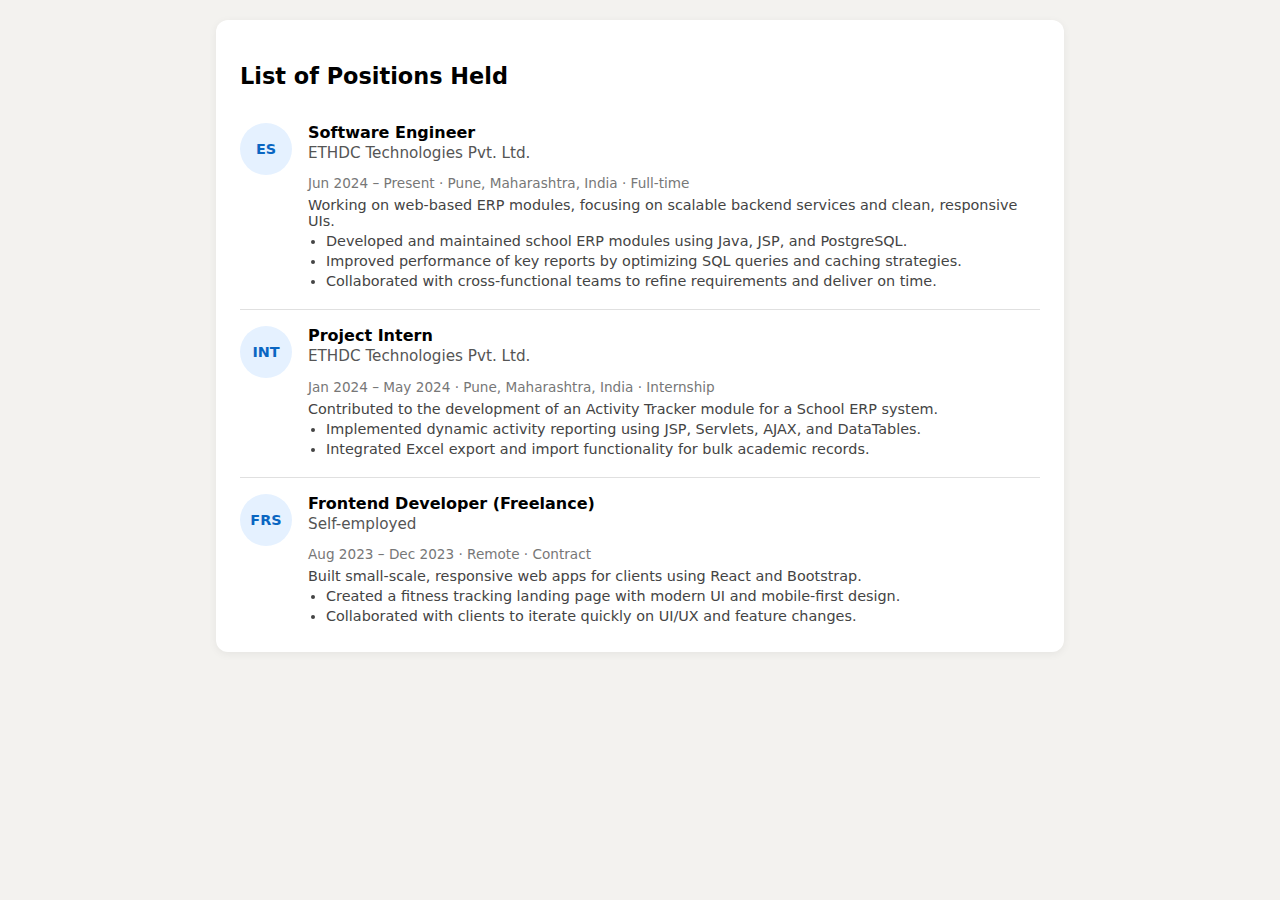
<file: abcd.html>
<!DOCTYPE html>
<html lang="en">
<head>
    <meta charset="UTF-8" />
    <title>List of Positions Held</title>
    <style>
        body {
            font-family: system-ui, -apple-system, BlinkMacSystemFont, "Segoe UI", sans-serif;
            background: #f3f2ef;
            margin: 0;
            padding: 20px;
        }

        .experience-section {
            max-width: 800px;
            margin: 0 auto;
            background: #ffffff;
            padding: 24px 24px 8px;
            border-radius: 12px;
            box-shadow: 0 2px 8px rgba(0,0,0,0.06);
        }

        .experience-title {
            font-size: 1.4rem;
            font-weight: 600;
            margin-bottom: 18px;
        }

        .position-item {
            display: flex;
            gap: 16px;
            padding: 16px 0;
            border-top: 1px solid #e0e0e0;
        }

        .position-item:first-of-type {
            border-top: none;
        }

        .company-logo {
            width: 52px;
            height: 52px;
            border-radius: 50%;
            background: #e5f1ff;
            display: flex;
            align-items: center;
            justify-content: center;
            font-weight: 600;
            font-size: 0.9rem;
            color: #0a66c2; /* LinkedIn-like blue */
            flex-shrink: 0;
        }

        .position-content {
            flex: 1;
            min-width: 0;
        }

        .position-title {
            font-size: 1rem;
            font-weight: 600;
            margin: 0 0 2px;
        }

        .company-name {
            font-size: 0.95rem;
            color: #555;
            margin: 0 0 4px;
        }

        .position-meta {
            font-size: 0.85rem;
            color: #777;
            margin-bottom: 6px;
        }

        .position-description {
            font-size: 0.9rem;
            color: #444;
            margin: 4px 0;
        }

        .position-bullets {
            margin: 4px 0 0;
            padding-left: 18px;
            font-size: 0.9rem;
            color: #444;
        }

        .position-bullets li {
            margin-bottom: 4px;
        }

        /* Responsive */
        @media (max-width: 600px) {
            .position-item {
                flex-direction: row;
                align-items: flex-start;
            }

            .company-logo {
                width: 44px;
                height: 44px;
                font-size: 0.8rem;
            }

            .experience-section {
                padding: 16px 16px 4px;
            }
        }
    </style>
</head>
<body>
    <section class="experience-section">
        <h2 class="experience-title">List of Positions Held</h2>

        <!-- Position 1 -->
        <article class="position-item">
            <div class="company-logo">
                ES
            </div>
            <div class="position-content">
                <h3 class="position-title">Software Engineer</h3>
                <p class="company-name">ETHDC Technologies Pvt. Ltd.</p>
                <p class="position-meta">
                    Jun 2024 – Present · Pune, Maharashtra, India · Full-time
                </p>
                <p class="position-description">
                    Working on web-based ERP modules, focusing on scalable backend services and clean, responsive UIs.
                </p>
                <ul class="position-bullets">
                    <li>Developed and maintained school ERP modules using Java, JSP, and PostgreSQL.</li>
                    <li>Improved performance of key reports by optimizing SQL queries and caching strategies.</li>
                    <li>Collaborated with cross-functional teams to refine requirements and deliver on time.</li>
                </ul>
            </div>
        </article>

        <!-- Position 2 -->
        <article class="position-item">
            <div class="company-logo">
                INT
            </div>
            <div class="position-content">
                <h3 class="position-title">Project Intern</h3>
                <p class="company-name">ETHDC Technologies Pvt. Ltd.</p>
                <p class="position-meta">
                    Jan 2024 – May 2024 · Pune, Maharashtra, India · Internship
                </p>
                <p class="position-description">
                    Contributed to the development of an Activity Tracker module for a School ERP system.
                </p>
                <ul class="position-bullets">
                    <li>Implemented dynamic activity reporting using JSP, Servlets, AJAX, and DataTables.</li>
                    <li>Integrated Excel export and import functionality for bulk academic records.</li>
                </ul>
            </div>
        </article>

        <!-- Position 3 -->
        <article class="position-item">
            <div class="company-logo">
                FRS
            </div>
            <div class="position-content">
                <h3 class="position-title">Frontend Developer (Freelance)</h3>
                <p class="company-name">Self-employed</p>
                <p class="position-meta">
                    Aug 2023 – Dec 2023 · Remote · Contract
                </p>
                <p class="position-description">
                    Built small-scale, responsive web apps for clients using React and Bootstrap.
                </p>
                <ul class="position-bullets">
                    <li>Created a fitness tracking landing page with modern UI and mobile-first design.</li>
                    <li>Collaborated with clients to iterate quickly on UI/UX and feature changes.</li>
                </ul>
            </div>
        </article>
    </section>
</body>
</html>
</file>
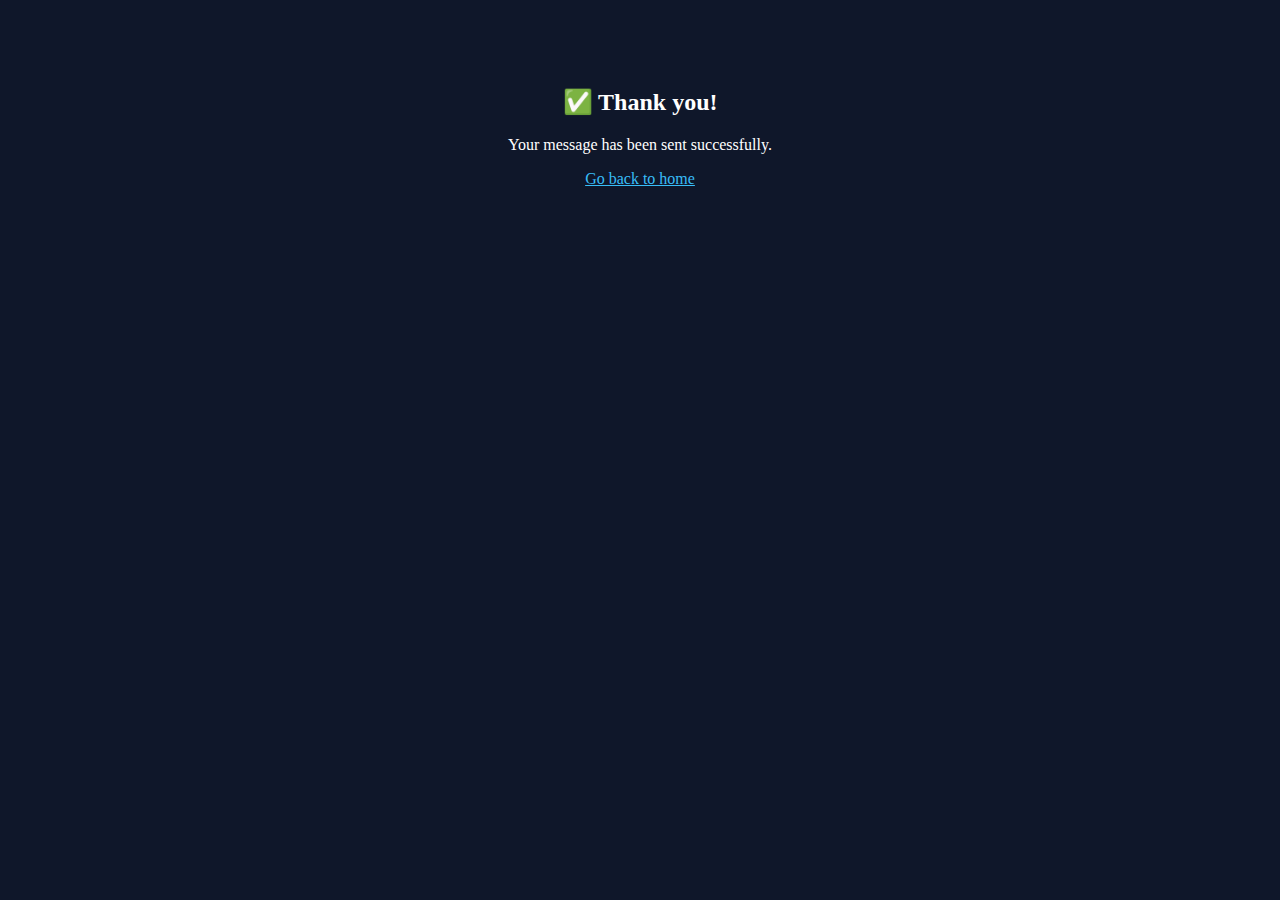
<file: success.html>
<!DOCTYPE html>
<html>
<head>
  <title>Success</title>
</head>
<body style="background:#0f172a;color:white;text-align:center;padding:60px;">
  <h2>✅ Thank you!</h2>
  <p>Your message has been sent successfully.</p>
  <a href="/" style="color:#38bdf8;">Go back to home</a>
</body>
</html>
</file>
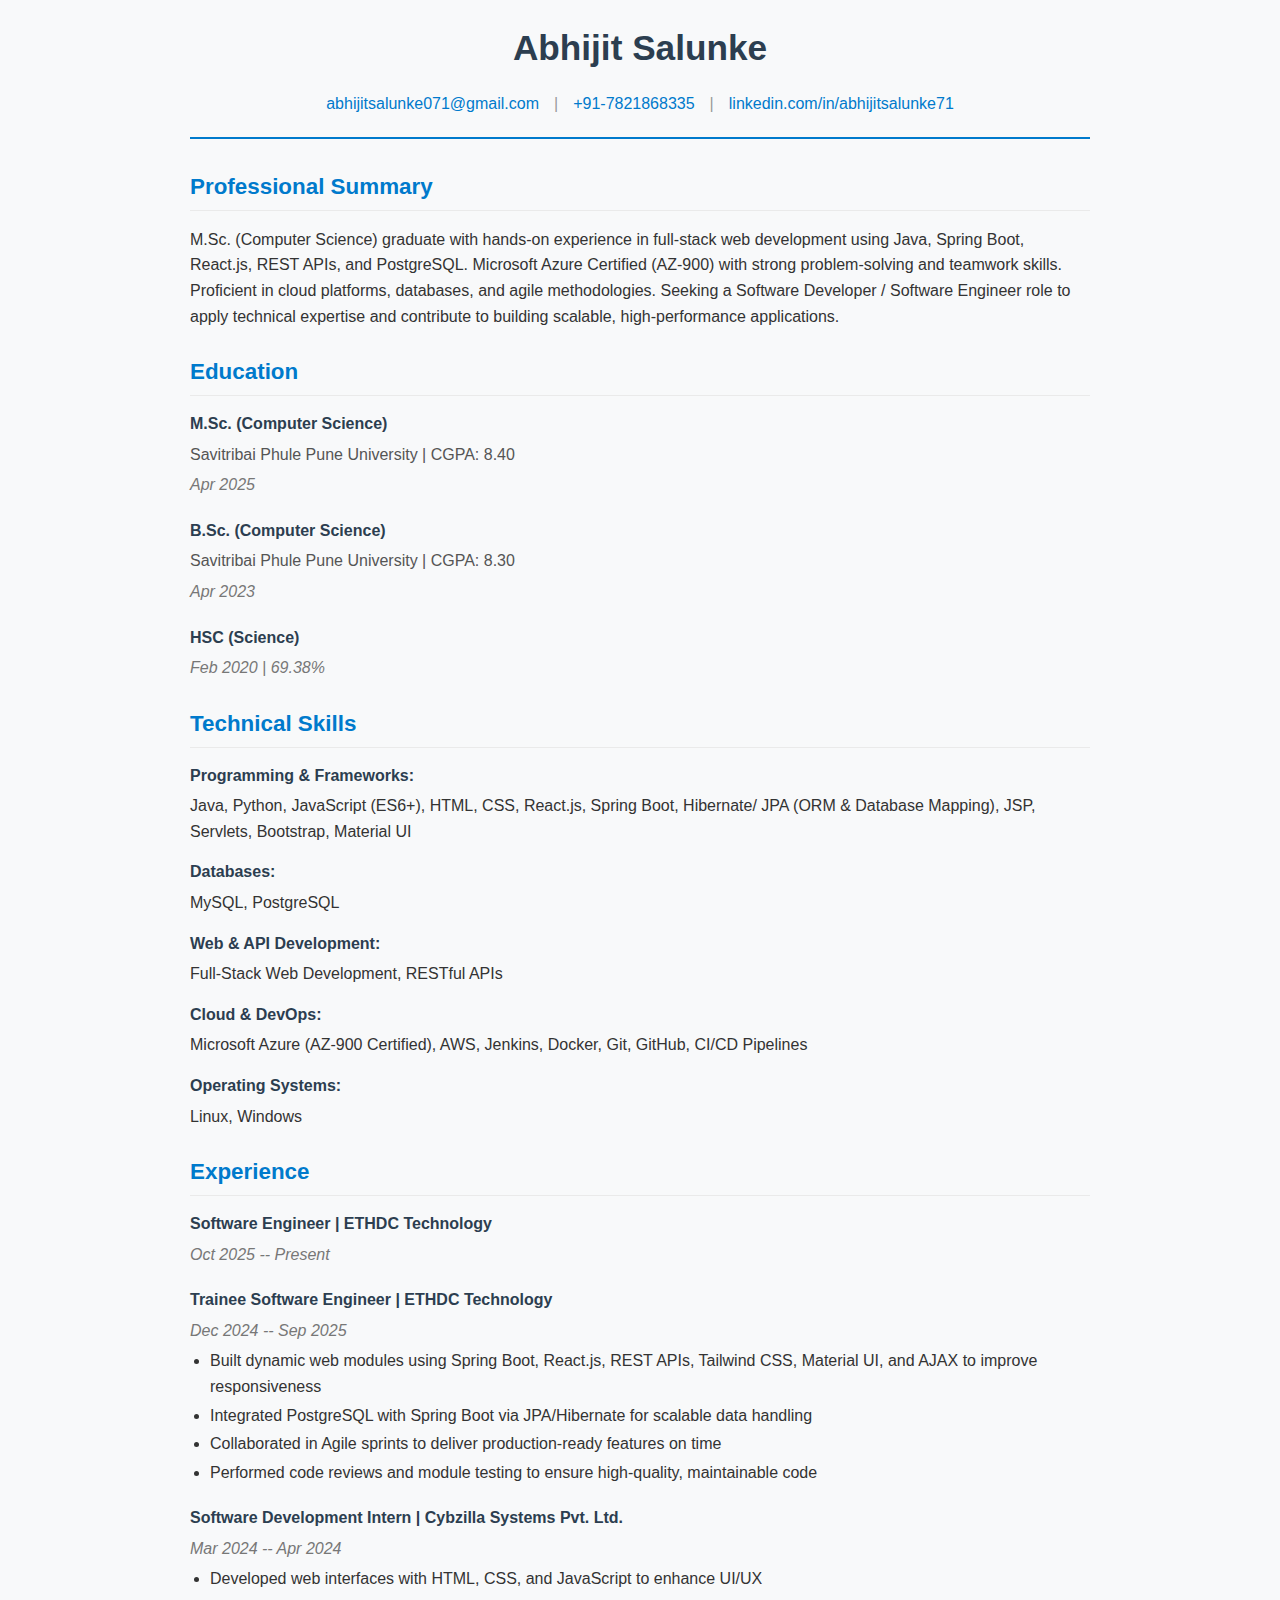
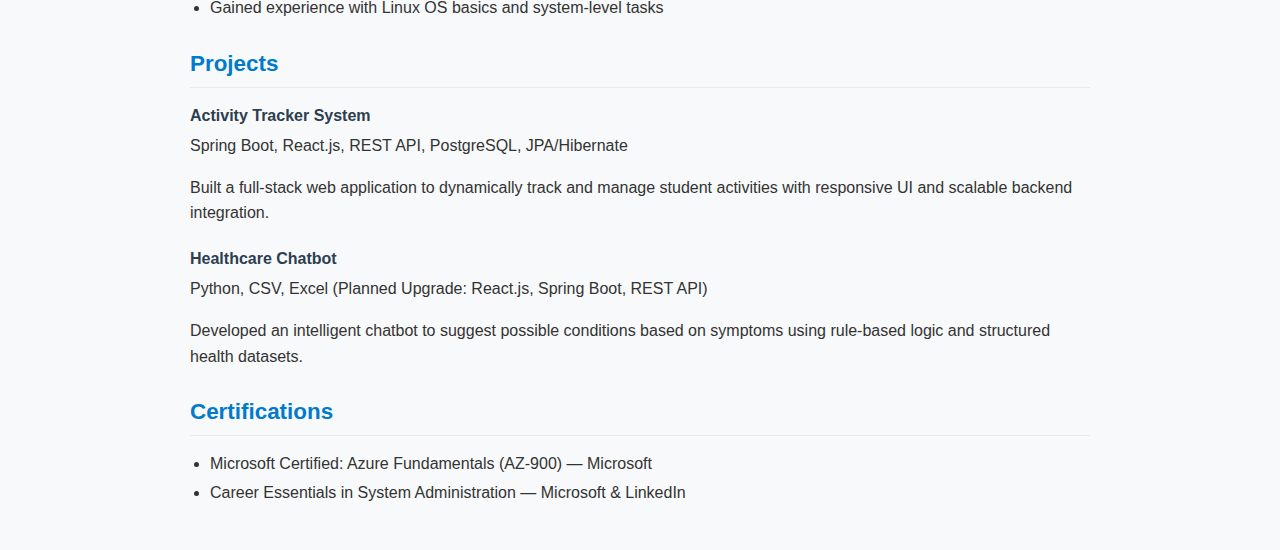
<file: xyz.html>
<!DOCTYPE html>
<html lang="en">
<head>
    <meta charset="UTF-8">
    <meta name="viewport" content="width=device-width, initial-scale=1.0">
    <title>Abhijit Salunke - Resume</title>
    <style>
        body {
            font-family: 'Segoe UI', Tahoma, Geneva, Verdana, sans-serif;
            line-height: 1.6;
            color: #333;
            max-width: 900px;
            margin: 0 auto;
            padding: 20px;
            background-color: #f8f9fa;
        }
        
        .contact-info {
            text-align: center;
            margin-bottom: 30px;
            padding-bottom: 20px;
            border-bottom: 2px solid #007acc;
        }
        
        .name {
            font-size: 2.2rem;
            font-weight: 700;
            margin-bottom: 10px;
            color: #2c3e50;
        }
        
        .contact-details {
            display: flex;
            justify-content: center;
            flex-wrap: wrap;
            gap: 15px;
            margin-top: 15px;
        }
        
        .contact-item {
            display: flex;
            align-items: center;
        }
        
        .separator {
            color: #999;
        }
        
        .section {
            margin-bottom: 25px;
        }
        
        .section-title {
            font-size: 1.4rem;
            font-weight: 600;
            color: #007acc;
            padding-bottom: 5px;
            margin-bottom: 15px;
            border-bottom: 1px solid #eaeaea;
        }
        
        .subsection {
            margin-bottom: 20px;
        }
        
        .subsection-title {
            font-weight: 600;
            color: #2c3e50;
            margin-bottom: 5px;
        }
        
        .subsection-details {
            color: #555;
            margin-bottom: 5px;
        }
        
        .date {
            color: #777;
            font-style: italic;
        }
        
        .skill-category {
            margin-bottom: 15px;
        }
        
        .category-title {
            font-weight: 600;
            color: #2c3e50;
            margin-bottom: 5px;
        }
        
        ul {
            padding-left: 20px;
            margin-top: 5px;
        }
        
        li {
            margin-bottom: 3px;
        }
        
        a {
            color: #007acc;
            text-decoration: none;
        }
        
        a:hover {
            text-decoration: underline;
        }
        
        @media (max-width: 768px) {
            body {
                padding: 15px;
            }
            
            .name {
                font-size: 1.8rem;
            }
            
            .contact-details {
                flex-direction: column;
                align-items: center;
                gap: 8px;
            }
            
            .separator {
                display: none;
            }
        }
    </style>
</head>
<body>
    <div class="contact-info">
        <div class="name">Abhijit Salunke</div>
        <div class="contact-details">
            <div class="contact-item">
                <a href="mailto:abhijitsalunke071@gmail.com">abhijitsalunke071@gmail.com</a>
            </div>
            <div class="separator">|</div>
            <div class="contact-item">
                <a href="tel:+917821868335">+91-7821868335</a>
            </div>
            <div class="separator">|</div>
            <div class="contact-item">
                <a href="https://www.linkedin.com/in/abhijitsalunke71" target="_blank">linkedin.com/in/abhijitsalunke71</a>
            </div>
        </div>
    </div>
    
    <div class="section">
        <div class="section-title">Professional Summary</div>
        <p>
            M.Sc. (Computer Science) graduate with hands-on experience in full-stack 
            web development using Java, Spring Boot, React.js, REST APIs, and 
            PostgreSQL. Microsoft Azure Certified (AZ-900) with strong 
            problem-solving and teamwork skills. Proficient in cloud platforms, 
            databases, and agile methodologies. Seeking a Software Developer / 
            Software Engineer role to apply technical expertise and contribute to 
            building scalable, high-performance applications.
        </p>
    </div>
    
    <div class="section">
        <div class="section-title">Education</div>
        
        <div class="subsection">
            <div class="subsection-title">M.Sc. (Computer Science)</div>
            <div class="subsection-details">Savitribai Phule Pune University | CGPA: 8.40</div>
            <div class="date">Apr 2025</div>
        </div>
        
        <div class="subsection">
            <div class="subsection-title">B.Sc. (Computer Science)</div>
            <div class="subsection-details">Savitribai Phule Pune University | CGPA: 8.30</div>
            <div class="date">Apr 2023</div>
        </div>
        
        <div class="subsection">
            <div class="subsection-title">HSC (Science)</div>
            <div class="date">Feb 2020 | 69.38%</div>
        </div>
    </div>
    
    <div class="section">
        <div class="section-title">Technical Skills</div>
        
        <div class="skill-category">
            <div class="category-title">Programming & Frameworks:</div>
            <div>Java, Python, JavaScript (ES6+), HTML, CSS, React.js, Spring Boot, Hibernate/ JPA (ORM & Database Mapping), JSP, Servlets, Bootstrap, Material UI</div>
        </div>
        
        <div class="skill-category">
            <div class="category-title">Databases:</div>
            <div>MySQL, PostgreSQL</div>
        </div>
        
        <div class="skill-category">
            <div class="category-title">Web & API Development:</div>
            <div>Full-Stack Web Development, RESTful APIs</div>
        </div>
        
        <div class="skill-category">
            <div class="category-title">Cloud & DevOps:</div>
            <div>Microsoft Azure (AZ-900 Certified), AWS, Jenkins, Docker, Git, GitHub, CI/CD Pipelines</div>
        </div>
        
        <div class="skill-category">
            <div class="category-title">Operating Systems:</div>
            <div>Linux, Windows</div>
        </div>
    </div>
    
    <div class="section">
        <div class="section-title">Experience</div>
        
        <div class="subsection">
            <div class="subsection-title">Software Engineer | ETHDC Technology</div>
            <div class="date">Oct 2025 -- Present</div>
        </div>
        
        <div class="subsection">
            <div class="subsection-title">Trainee Software Engineer | ETHDC Technology</div>
            <div class="date">Dec 2024 -- Sep 2025</div>
            <ul>
                <li>Built dynamic web modules using Spring Boot, React.js, REST APIs, Tailwind CSS, Material UI, and AJAX to improve responsiveness</li>
                <li>Integrated PostgreSQL with Spring Boot via JPA/Hibernate for scalable data handling</li>
                <li>Collaborated in Agile sprints to deliver production-ready features on time</li>
                <li>Performed code reviews and module testing to ensure high-quality, maintainable code</li>
            </ul>
        </div>
        
        <div class="subsection">
            <div class="subsection-title">Software Development Intern | Cybzilla Systems Pvt. Ltd.</div>
            <div class="date">Mar 2024 -- Apr 2024</div>
            <ul>
                <li>Developed web interfaces with HTML, CSS, and JavaScript to enhance UI/UX</li>
                <li>Gained experience with Linux OS basics and system-level tasks</li>
            </ul>
        </div>
    </div>
    
    <div class="section">
        <div class="section-title">Projects</div>
        
        <div class="subsection">
            <div class="subsection-title">Activity Tracker System</div>
            <div>Spring Boot, React.js, REST API, PostgreSQL, JPA/Hibernate</div>
            <p>Built a full-stack web application to dynamically track and manage student activities with responsive UI and scalable backend integration.</p>
        </div>
        
        <div class="subsection">
            <div class="subsection-title">Healthcare Chatbot</div>
            <div>Python, CSV, Excel (Planned Upgrade: React.js, Spring Boot, REST API)</div>
            <p>Developed an intelligent chatbot to suggest possible conditions based on symptoms using rule-based logic and structured health datasets.</p>
        </div>
    </div>
    
    <div class="section">
        <div class="section-title">Certifications</div>
        
        <div class="subsection">
            <ul>
                <li>Microsoft Certified: Azure Fundamentals (AZ-900) — Microsoft</li>
                <li>Career Essentials in System Administration — Microsoft & LinkedIn</li>
            </ul>
        </div>
    </div>
    
    <script>
        // Add click handlers for email and phone links
        document.addEventListener('DOMContentLoaded', function() {
            // Email link
            const emailLink = document.querySelector('a[href^="mailto:"]');
            if (emailLink) {
                emailLink.addEventListener('click', function(e) {
                    console.log('Email clicked: ' + this.href);
                });
            }
            
            // Phone link
            const phoneLink = document.querySelector('a[href^="tel:"]');
            if (phoneLink) {
                phoneLink.addEventListener('click', function(e) {
                    console.log('Phone clicked: ' + this.href);
                });
            }
            
            // LinkedIn link
            const linkedinLink = document.querySelector('a[href*="linkedin.com"]');
            if (linkedinLink) {
                linkedinLink.addEventListener('click', function(e) {
                    console.log('LinkedIn profile opened');
                });
            }
        });
    </script>
</body>
</html>
</file>
